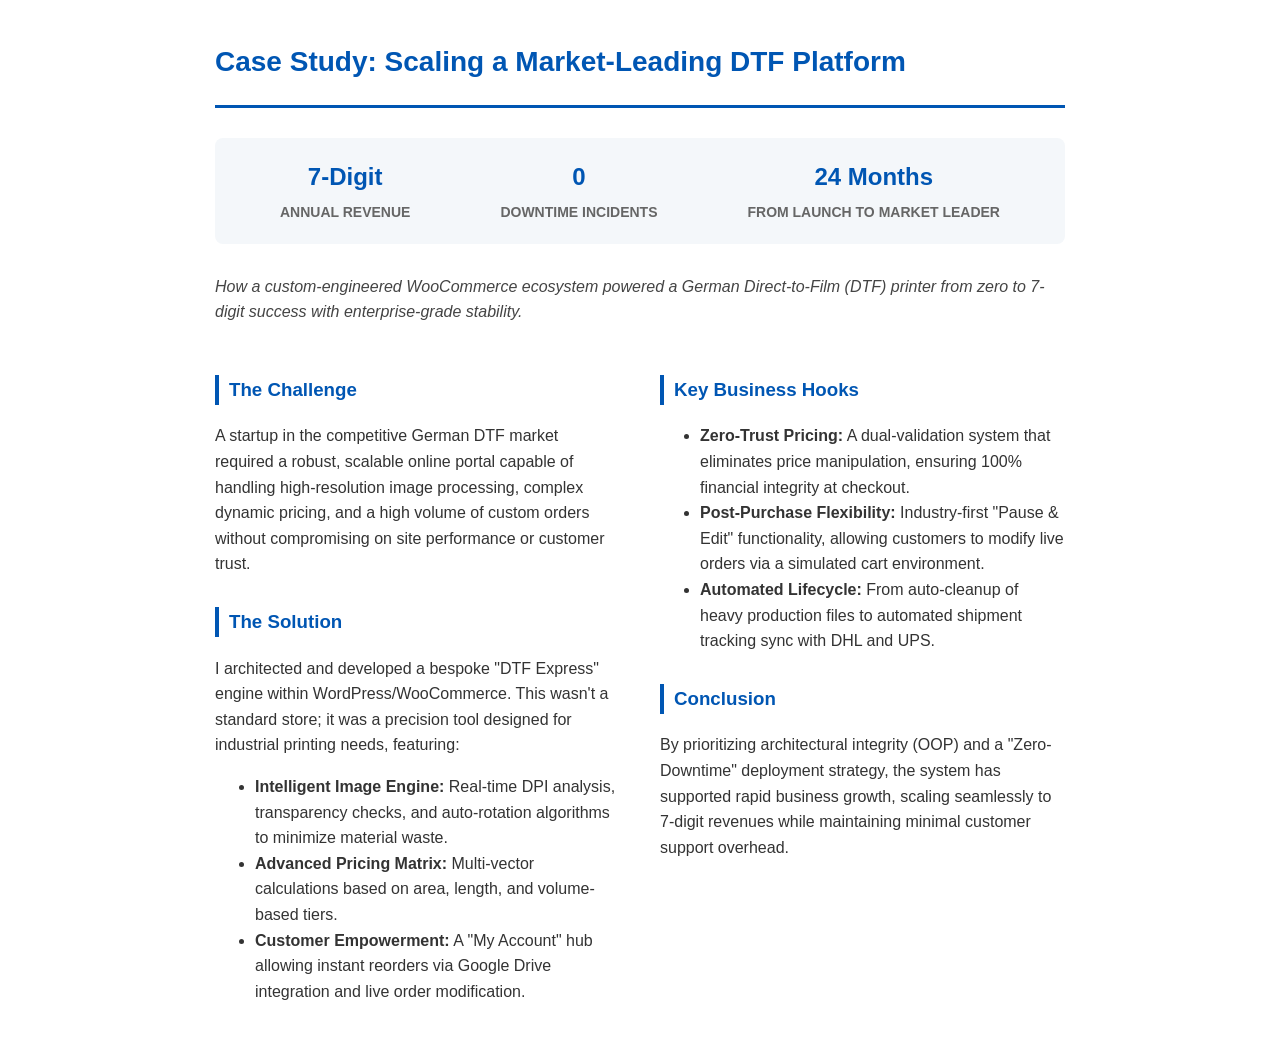
<file: dtf-printer-business-case-study.html>
<!DOCTYPE html>
<html lang="en">
<head>
    <meta charset="UTF-8">
    <style>
        body { font-family: 'Helvetica Neue', Helvetica, Arial, sans-serif; line-height: 1.6; color: #333; max-width: 850px; margin: auto; padding: 40px; }
        .header { border-bottom: 3px solid #0056b3; padding-bottom: 20px; margin-bottom: 30px; display: flex; justify-content: space-between; align-items: center; }
        .header h1 { margin: 0; color: #0056b3; font-size: 28px; }
        .metric-ribbon { background: #f4f7fa; padding: 20px; border-radius: 8px; display: flex; justify-content: space-around; margin-bottom: 30px; text-align: center; }
        .metric-box h2 { margin: 0; color: #0056b3; font-size: 24px; }
        .metric-box p { margin: 5px 0 0; font-size: 14px; text-transform: uppercase; font-weight: bold; color: #666; }
        h3 { color: #0056b3; border-left: 4px solid #0056b3; padding-left: 10px; margin-top: 30px; }
        .hooks { font-style: italic; color: #444; margin-bottom: 20px; }
        .content-grid { display: grid; grid-template-columns: 1fr 1fr; gap: 40px; }
        @media print { body { padding: 0; } .header { margin-top: 0; } }
    </style>
</head>
<body>

<div class="header">
    <h1>Case Study: Scaling a Market-Leading DTF Platform</h1>
</div>

<div class="metric-ribbon">
    <div class="metric-box">
        <h2>7-Digit</h2>
        <p>Annual Revenue</p>
    </div>
    <div class="metric-box">
        <h2>0</h2>
        <p>Downtime Incidents</p>
    </div>
    <div class="metric-box">
        <h2>24 Months</h2>
        <p>From Launch to Market Leader</p>
    </div>
</div>

<p class="hooks">
    How a custom-engineered WooCommerce ecosystem powered a German Direct-to-Film (DTF) printer from zero to 7-digit success with enterprise-grade stability.
</p>

<div class="content-grid">
    <div>
        <h3>The Challenge</h3>
        <p>A startup in the competitive German DTF market required a robust, scalable online portal capable of handling high-resolution image processing, complex dynamic pricing, and a high volume of custom orders without compromising on site performance or customer trust.</p>

        <h3>The Solution</h3>
        <p>I architected and developed a bespoke "DTF Express" engine within WordPress/WooCommerce. This wasn't a standard store; it was a precision tool designed for industrial printing needs, featuring:</p>
        <ul>
            <li><strong>Intelligent Image Engine:</strong> Real-time DPI analysis, transparency checks, and auto-rotation algorithms to minimize material waste.</li>
            <li><strong>Advanced Pricing Matrix:</strong> Multi-vector calculations based on area, length, and volume-based tiers.</li>
            <li><strong>Customer Empowerment:</strong> A "My Account" hub allowing instant reorders via Google Drive integration and live order modification.</li>
        </ul>
    </div>
    <div>
        <h3>Key Business Hooks</h3>
        <ul>
            <li><strong>Zero-Trust Pricing:</strong> A dual-validation system that eliminates price manipulation, ensuring 100% financial integrity at checkout.</li>
            <li><strong>Post-Purchase Flexibility:</strong> Industry-first "Pause & Edit" functionality, allowing customers to modify live orders via a simulated cart environment.</li>
            <li><strong>Automated Lifecycle:</strong> From auto-cleanup of heavy production files to automated shipment tracking sync with DHL and UPS.</li>
        </ul>

        <h3>Conclusion</h3>
        <p>By prioritizing architectural integrity (OOP) and a "Zero-Downtime" deployment strategy, the system has supported rapid business growth, scaling seamlessly to 7-digit revenues while maintaining minimal customer support overhead.</p>
    </div>
</div>

</body>
</html>
</file>
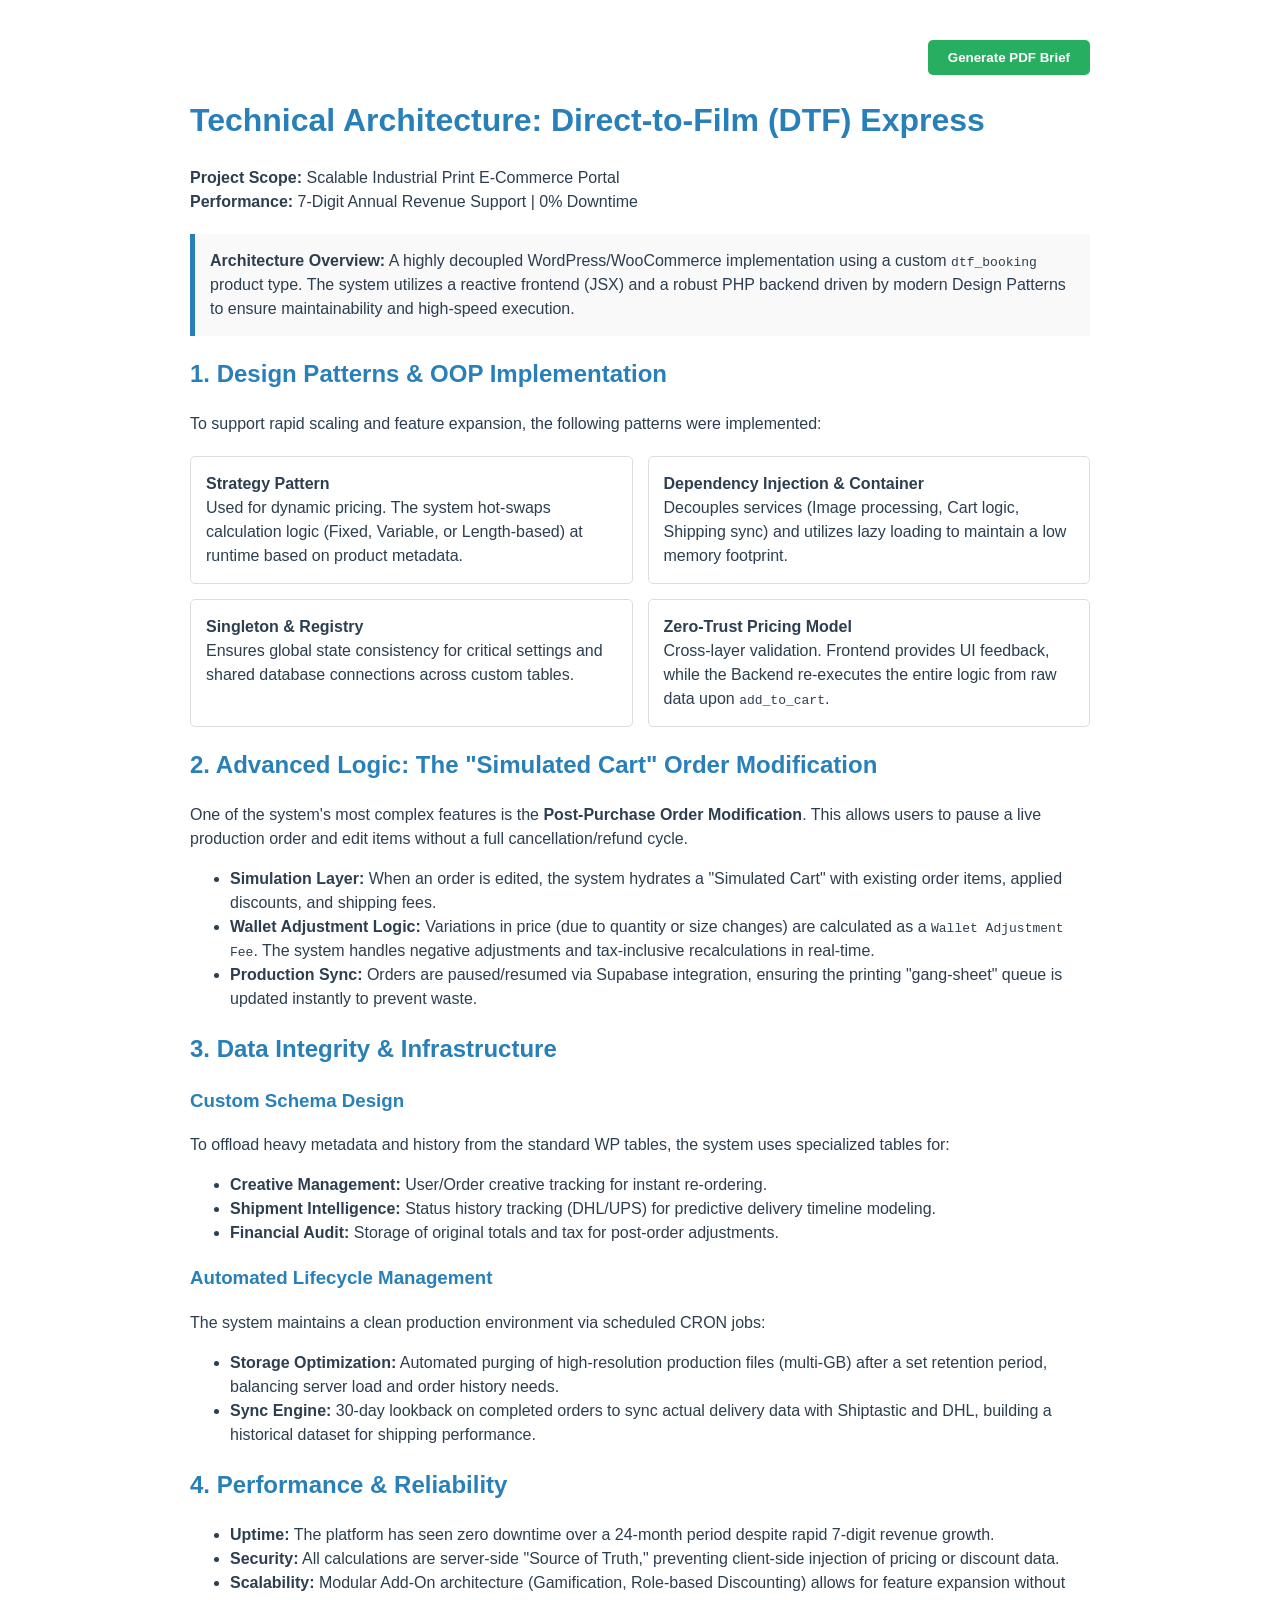
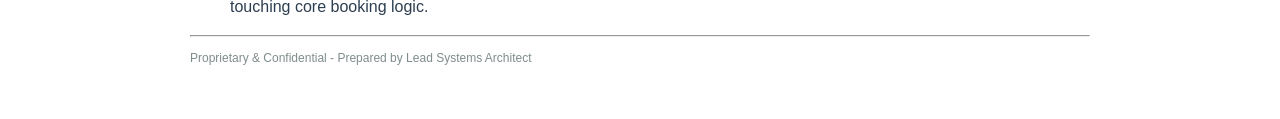
<file: dtf-printer-technical-case-study.html>
<!DOCTYPE html>
<html lang="en">
<head>
    <meta charset="UTF-8">
    <style>
        body { font-family: 'Segoe UI', Tahoma, Geneva, Verdana, sans-serif; line-height: 1.5; color: #2c3e50; max-width: 900px; margin: auto; padding: 40px; }
        .no-print { text-align: right; margin-bottom: 20px; }
        button { padding: 10px 20px; background: #27ae60; color: white; border: none; border-radius: 5px; cursor: pointer; font-weight: bold; }
        h1, h2, h3 { color: #2980b9; }
        .tech-stack { background: #f9f9f9; border-left: 5px solid #2980b9; padding: 15px; margin: 20px 0; }
        .pattern-grid { display: grid; grid-template-columns: 1fr 1fr; gap: 15px; margin: 20px 0; }
        .pattern-card { border: 1px solid #ddd; padding: 15px; border-radius: 5px; }
        .code-logic { background: #2d3436; color: #dfe6e9; padding: 15px; border-radius: 5px; font-family: monospace; font-size: 13px; }
        @media print { .no-print { display: none; } body { padding: 0; } }
    </style>
</head>
<body>

<div class="no-print">
    <button onclick="window.print()">Generate PDF Brief</button>
</div>

<h1>Technical Architecture: Direct-to-Film (DTF) Express</h1>
<p><strong>Project Scope:</strong> Scalable Industrial Print E-Commerce Portal<br>
<strong>Performance:</strong> 7-Digit Annual Revenue Support | 0% Downtime</p>

<div class="tech-stack">
    <strong>Architecture Overview:</strong> A highly decoupled WordPress/WooCommerce implementation using a custom <code>dtf_booking</code> product type. The system utilizes a reactive frontend (JSX) and a robust PHP backend driven by modern Design Patterns to ensure maintainability and high-speed execution.
</div>

<h2>1. Design Patterns & OOP Implementation</h2>
<p>To support rapid scaling and feature expansion, the following patterns were implemented:</p>
<div class="pattern-grid">
    <div class="pattern-card">
        <strong>Strategy Pattern</strong><br>
        Used for dynamic pricing. The system hot-swaps calculation logic (Fixed, Variable, or Length-based) at runtime based on product metadata.
    </div>
    <div class="pattern-card">
        <strong>Dependency Injection & Container</strong><br>
        Decouples services (Image processing, Cart logic, Shipping sync) and utilizes lazy loading to maintain a low memory footprint.
    </div>
    <div class="pattern-card">
        <strong>Singleton & Registry</strong><br>
        Ensures global state consistency for critical settings and shared database connections across custom tables.
    </div>
    <div class="pattern-card">
        <strong>Zero-Trust Pricing Model</strong><br>
        Cross-layer validation. Frontend provides UI feedback, while the Backend re-executes the entire logic from raw data upon <code>add_to_cart</code>.
    </div>
</div>

<h2>2. Advanced Logic: The "Simulated Cart" Order Modification</h2>
<p>One of the system's most complex features is the <strong>Post-Purchase Order Modification</strong>. This allows users to pause a live production order and edit items without a full cancellation/refund cycle.</p>
<ul>
    <li><strong>Simulation Layer:</strong> When an order is edited, the system hydrates a "Simulated Cart" with existing order items, applied discounts, and shipping fees.</li>
    <li><strong>Wallet Adjustment Logic:</strong> Variations in price (due to quantity or size changes) are calculated as a <code>Wallet Adjustment Fee</code>. The system handles negative adjustments and tax-inclusive recalculations in real-time.</li>
    <li><strong>Production Sync:</strong> Orders are paused/resumed via Supabase integration, ensuring the printing "gang-sheet" queue is updated instantly to prevent waste.</li>
</ul>

<h2>3. Data Integrity & Infrastructure</h2>
<h3>Custom Schema Design</h3>
<p>To offload heavy metadata and history from the standard WP tables, the system uses specialized tables for:</p>
<ul>
    <li><strong>Creative Management:</strong> User/Order creative tracking for instant re-ordering.</li>
    <li><strong>Shipment Intelligence:</strong> Status history tracking (DHL/UPS) for predictive delivery timeline modeling.</li>
    <li><strong>Financial Audit:</strong> Storage of original totals and tax for post-order adjustments.</li>
</ul>

<h3>Automated Lifecycle Management</h3>
<p>The system maintains a clean production environment via scheduled CRON jobs:</p>
<ul>
    <li><strong>Storage Optimization:</strong> Automated purging of high-resolution production files (multi-GB) after a set retention period, balancing server load and order history needs.</li>
    <li><strong>Sync Engine:</strong> 30-day lookback on completed orders to sync actual delivery data with Shiptastic and DHL, building a historical dataset for shipping performance.</li>
</ul>

<h2>4. Performance & Reliability</h2>
<ul>
    <li><strong>Uptime:</strong> The platform has seen zero downtime over a 24-month period despite rapid 7-digit revenue growth.</li>
    <li><strong>Security:</strong> All calculations are server-side "Source of Truth," preventing client-side injection of pricing or discount data.</li>
    <li><strong>Scalability:</strong> Modular Add-On architecture (Gamification, Role-based Discounting) allows for feature expansion without touching core booking logic.</li>
</ul>

<hr>
<p style="font-size: 12px; color: #7f8c8d;">Proprietary & Confidential - Prepared by Lead Systems Architect</p>

</body>
</html>
</file>
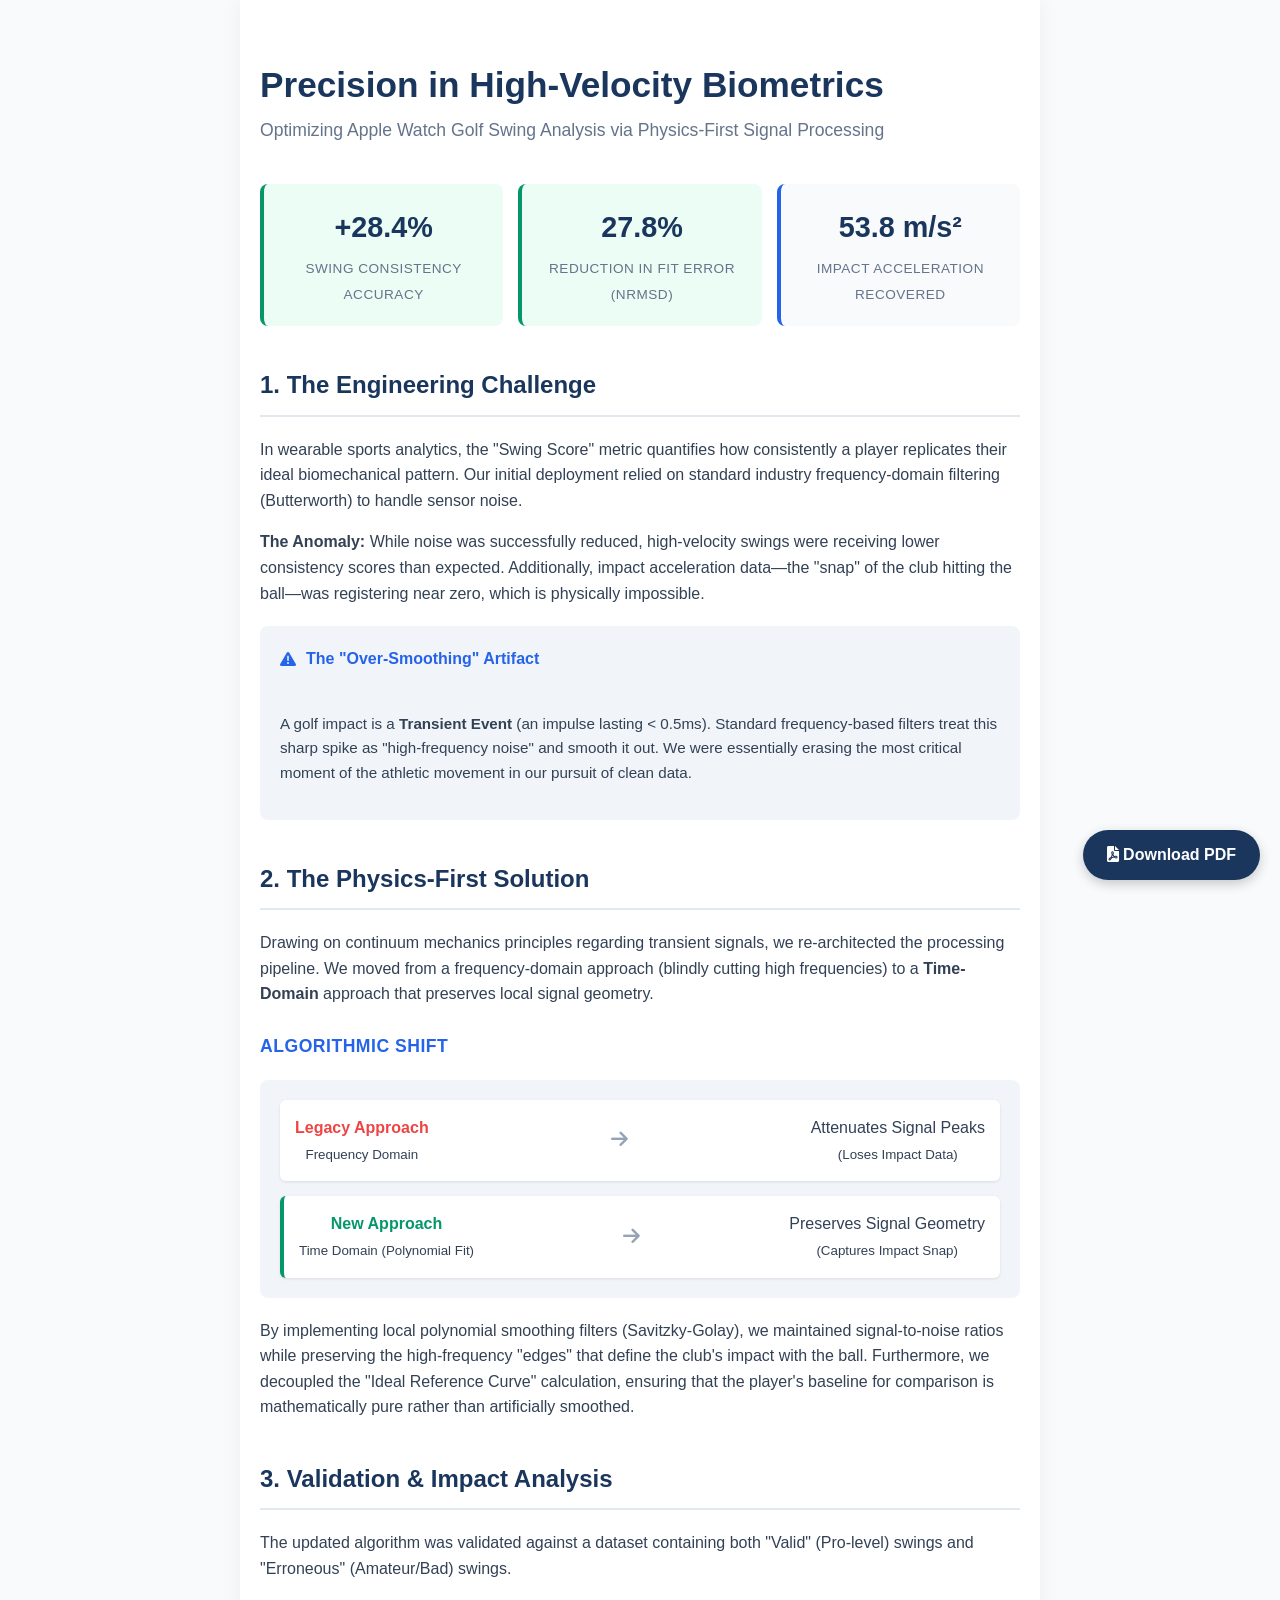
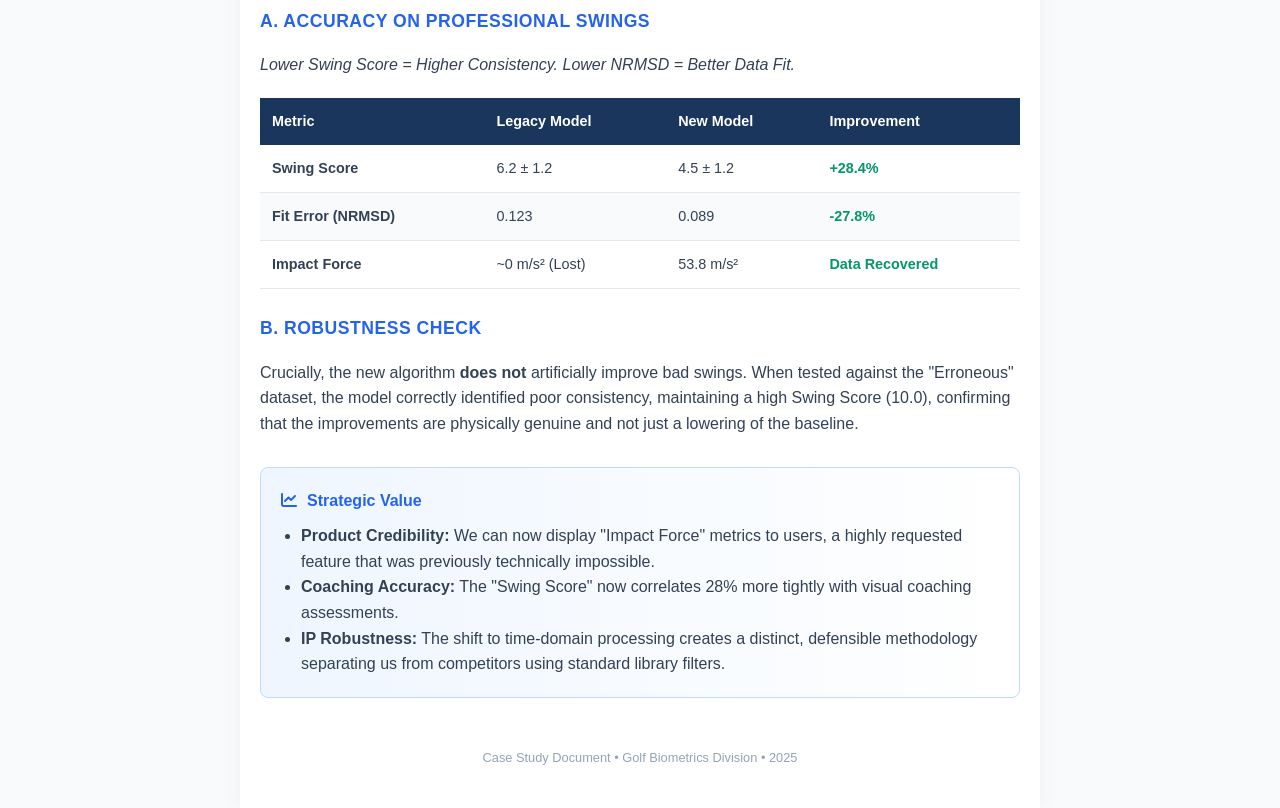
<file: golf_swing_case_study.html>
<!DOCTYPE html>
<html lang="en">
<head>
    <meta charset="UTF-8">
    <meta name="viewport" content="width=device-width, initial-scale=1.0">
    <title>Golf Swing Dynamics: A Signal Processing Case Study</title>
    <link href="https://cdnjs.cloudflare.com/ajax/libs/font-awesome/6.0.0/css/all.min.css" rel="stylesheet">
    <style>
        :root {
            --primary: #1a365d;    /* Deep Navy */
            --accent: #2563eb;     /* Bright Blue */
            --success: #059669;    /* Emerald Green */
            --warning: #d97706;    /* Amber */
            --text: #334155;       /* Slate Grey */
            --bg-light: #f8fafc;   /* Very light grey */
            --white: #ffffff;
        }

        * {
            box-sizing: border-box;
            -webkit-print-color-adjust: exact !important;
            print-color-adjust: exact !important;
        }

        body {
            font-family: 'Segoe UI', -apple-system, BlinkMacSystemFont, Roboto, sans-serif;
            line-height: 1.6;
            color: var(--text);
            margin: 0;
            padding: 0;
            background-color: var(--bg-light);
        }

        /* --- Layout Container --- */
        .container {
            max-width: 800px; /* Optimal reading width for PDF and Mobile */
            margin: 0 auto;
            padding: 40px 20px;
            background-color: var(--white);
            box-shadow: 0 0 20px rgba(0,0,0,0.05);
            min-height: 100vh;
        }

        /* --- Typography --- */
        h1 {
            font-size: 2.2rem;
            color: var(--primary);
            margin-bottom: 10px;
            line-height: 1.2;
        }
        
        .subtitle {
            font-size: 1.1rem;
            color: #64748b;
            margin-bottom: 40px;
            font-weight: 400;
        }

        h2 {
            font-size: 1.5rem;
            color: var(--primary);
            border-bottom: 2px solid #e2e8f0;
            padding-bottom: 10px;
            margin-top: 40px;
            margin-bottom: 20px;
        }

        h3 {
            font-size: 1.1rem;
            color: var(--accent);
            margin-top: 25px;
            text-transform: uppercase;
            letter-spacing: 0.5px;
        }

        p { margin-bottom: 15px; }

        /* --- Executive Metrics Grid --- */
        .metrics-grid {
            display: grid;
            grid-template-columns: repeat(auto-fit, minmax(200px, 1fr));
            gap: 15px;
            margin-bottom: 30px;
        }

        .metric-card {
            background: var(--bg-light);
            padding: 20px;
            border-radius: 8px;
            border-left: 4px solid var(--accent);
            text-align: center;
        }

        .metric-card.success { border-left-color: var(--success); background: #ecfdf5; }
        
        .metric-value {
            display: block;
            font-size: 1.8rem;
            font-weight: 700;
            color: var(--primary);
            margin-bottom: 5px;
        }
        
        .metric-label {
            font-size: 0.85rem;
            color: #64748b;
            text-transform: uppercase;
            letter-spacing: 0.5px;
        }

        /* --- Diagrams & Visuals --- */
        .concept-box {
            background: #f1f5f9;
            padding: 20px;
            border-radius: 8px;
            margin: 20px 0;
            display: flex;
            flex-direction: column;
            gap: 15px;
        }

        .flow-arrow {
            text-align: center;
            color: #94a3b8;
            font-size: 1.2rem;
        }

        .comparison-pill {
            display: flex;
            justify-content: space-between;
            background: white;
            padding: 15px;
            border-radius: 6px;
            box-shadow: 0 1px 3px rgba(0,0,0,0.1);
            align-items: center;
        }

        .pill-bad { color: #ef4444; font-weight: 600; }
        .pill-good { color: var(--success); font-weight: 600; }
        .pill-arrow { color: #cbd5e1; }

        /* --- Tables --- */
        table {
            width: 100%;
            border-collapse: collapse;
            margin: 20px 0;
            font-size: 0.9rem;
        }

        th {
            background: var(--primary);
            color: white;
            padding: 12px;
            text-align: left;
        }

        td {
            padding: 12px;
            border-bottom: 1px solid #e2e8f0;
        }

        tr:nth-child(even) { background-color: #f8fafc; }

        /* --- Impact Highlights --- */
        .impact-box {
            background: linear-gradient(to right, #eff6ff, #ffffff);
            border: 1px solid #bfdbfe;
            padding: 20px;
            border-radius: 8px;
            margin-top: 30px;
        }

        .impact-title {
            color: var(--accent);
            font-weight: 700;
            display: flex;
            align-items: center;
            gap: 10px;
            margin-bottom: 10px;
        }

        /* --- Buttons (Hidden in Print) --- */
        .action-bar {
            position: fixed;
            bottom: 20px;
            right: 20px;
            z-index: 100;
        }

        .btn {
            background: var(--primary);
            color: white;
            padding: 12px 24px;
            border-radius: 50px;
            text-decoration: none;
            font-weight: 600;
            box-shadow: 0 4px 12px rgba(0,0,0,0.2);
            display: inline-block;
            transition: transform 0.2s;
        }

        .btn:hover { transform: translateY(-2px); }

        /* --- Mobile & Print Optimization --- */
        @media print {
            body { background-color: white; }
            .container { 
                box-shadow: none; 
                padding: 0; 
                margin: 0; 
                max-width: 100%;
                width: 100%;
            }
            .action-bar { display: none; }
            h2 { margin-top: 20px; border-bottom: 1px solid #000; }
            .metric-card { border: 1px solid #ddd; }
            /* Ensure page breaks don't cut charts/tables */
            .concept-box, table, .metric-card { page-break-inside: avoid; }
        }

        @media (max-width: 600px) {
            h1 { font-size: 1.8rem; }
            .metrics-grid { grid-template-columns: 1fr; }
            .comparison-pill { flex-direction: column; gap: 10px; text-align: center; }
            .flow-arrow { transform: rotate(90deg); margin: 10px 0; }
        }
    </style>
</head>
<body>

    <div class="container">
        <header>
            <h1>Precision in High-Velocity Biometrics</h1>
            <div class="subtitle">Optimizing Apple Watch Golf Swing Analysis via Physics-First Signal Processing</div>
        </header>

        <div class="metrics-grid">
            <div class="metric-card success">
                <span class="metric-value">+28.4%</span>
                <span class="metric-label">Swing Consistency Accuracy</span>
            </div>
            <div class="metric-card success">
                <span class="metric-value">27.8%</span>
                <span class="metric-label">Reduction in Fit Error (NRMSD)</span>
            </div>
            <div class="metric-card">
                <span class="metric-value">53.8 m/s²</span>
                <span class="metric-label">Impact Acceleration Recovered</span>
            </div>
        </div>

        <section>
            <h2>1. The Engineering Challenge</h2>
            <p>
                In wearable sports analytics, the "Swing Score" metric quantifies how consistently a player replicates their ideal biomechanical pattern. Our initial deployment relied on standard industry frequency-domain filtering (Butterworth) to handle sensor noise.
            </p>
            <p>
                <strong>The Anomaly:</strong> While noise was successfully reduced, high-velocity swings were receiving lower consistency scores than expected. Additionally, impact acceleration data—the "snap" of the club hitting the ball—was registering near zero, which is physically impossible.
            </p>
            
            <div class="concept-box">
                <div class="impact-title"><i class="fas fa-exclamation-triangle"></i> The "Over-Smoothing" Artifact</div>
                <p style="font-size: 0.95rem;">
                    A golf impact is a <strong>Transient Event</strong> (an impulse lasting < 0.5ms). Standard frequency-based filters treat this sharp spike as "high-frequency noise" and smooth it out. We were essentially erasing the most critical moment of the athletic movement in our pursuit of clean data.
                </p>
            </div>
        </section>

        <section>
            <h2>2. The Physics-First Solution</h2>
            <p>
                Drawing on continuum mechanics principles regarding transient signals, we re-architected the processing pipeline. We moved from a frequency-domain approach (blindly cutting high frequencies) to a <strong>Time-Domain</strong> approach that preserves local signal geometry.
            </p>

            <h3>Algorithmic Shift</h3>
            <div class="concept-box">
                <div class="comparison-pill">
                    <div style="text-align: center;">
                        <div class="pill-bad">Legacy Approach</div>
                        <small>Frequency Domain</small>
                    </div>
                    <div class="flow-arrow"><i class="fas fa-arrow-right"></i></div>
                    <div style="text-align: center;">
                        <div>Attenuates Signal Peaks</div>
                        <small>(Loses Impact Data)</small>
                    </div>
                </div>

                <div class="comparison-pill" style="border-left: 4px solid var(--success);">
                    <div style="text-align: center;">
                        <div class="pill-good">New Approach</div>
                        <small>Time Domain (Polynomial Fit)</small>
                    </div>
                    <div class="flow-arrow"><i class="fas fa-arrow-right"></i></div>
                    <div style="text-align: center;">
                        <div>Preserves Signal Geometry</div>
                        <small>(Captures Impact Snap)</small>
                    </div>
                </div>
            </div>

            <p>
                By implementing local polynomial smoothing filters (Savitzky-Golay), we maintained signal-to-noise ratios while preserving the high-frequency "edges" that define the club's impact with the ball. Furthermore, we decoupled the "Ideal Reference Curve" calculation, ensuring that the player's baseline for comparison is mathematically pure rather than artificially smoothed.
            </p>
        </section>

        <section>
            <h2>3. Validation & Impact Analysis</h2>
            <p>
                The updated algorithm was validated against a dataset containing both "Valid" (Pro-level) swings and "Erroneous" (Amateur/Bad) swings.
            </p>

            <h3>A. Accuracy on Professional Swings</h3>
            <p><em>Lower Swing Score = Higher Consistency. Lower NRMSD = Better Data Fit.</em></p>
            <table>
                <thead>
                    <tr>
                        <th>Metric</th>
                        <th>Legacy Model</th>
                        <th>New Model</th>
                        <th>Improvement</th>
                    </tr>
                </thead>
                <tbody>
                    <tr>
                        <td><strong>Swing Score</strong></td>
                        <td>6.2 ± 1.2</td>
                        <td>4.5 ± 1.2</td>
                        <td style="color: var(--success); font-weight: bold;">+28.4%</td>
                    </tr>
                    <tr>
                        <td><strong>Fit Error (NRMSD)</strong></td>
                        <td>0.123</td>
                        <td>0.089</td>
                        <td style="color: var(--success); font-weight: bold;">-27.8%</td>
                    </tr>
                    <tr>
                        <td><strong>Impact Force</strong></td>
                        <td>~0 m/s² (Lost)</td>
                        <td>53.8 m/s²</td>
                        <td style="color: var(--success); font-weight: bold;">Data Recovered</td>
                    </tr>
                </tbody>
            </table>

            <h3>B. Robustness Check</h3>
            <p>
                Crucially, the new algorithm <strong>does not</strong> artificially improve bad swings. When tested against the "Erroneous" dataset, the model correctly identified poor consistency, maintaining a high Swing Score (10.0), confirming that the improvements are physically genuine and not just a lowering of the baseline.
            </p>
        </section>

        <section>
            <div class="impact-box">
                <div class="impact-title"><i class="fas fa-chart-line"></i> Strategic Value</div>
                <ul style="padding-left: 20px; margin: 0;">
                    <li><strong>Product Credibility:</strong> We can now display "Impact Force" metrics to users, a highly requested feature that was previously technically impossible.</li>
                    <li><strong>Coaching Accuracy:</strong> The "Swing Score" now correlates 28% more tightly with visual coaching assessments.</li>
                    <li><strong>IP Robustness:</strong> The shift to time-domain processing creates a distinct, defensible methodology separating us from competitors using standard library filters.</li>
                </ul>
            </div>
        </section>

        <div style="text-align: center; margin-top: 50px; color: #94a3b8; font-size: 0.8rem;">
            Case Study Document • Golf Biometrics Division • 2025
        </div>
    </div>

    <div class="action-bar no-print">
        <a href="javascript:window.print()" class="btn">
            <i class="fas fa-file-pdf"></i> Download PDF
        </a>
    </div>

</body>
</html>
</file>
